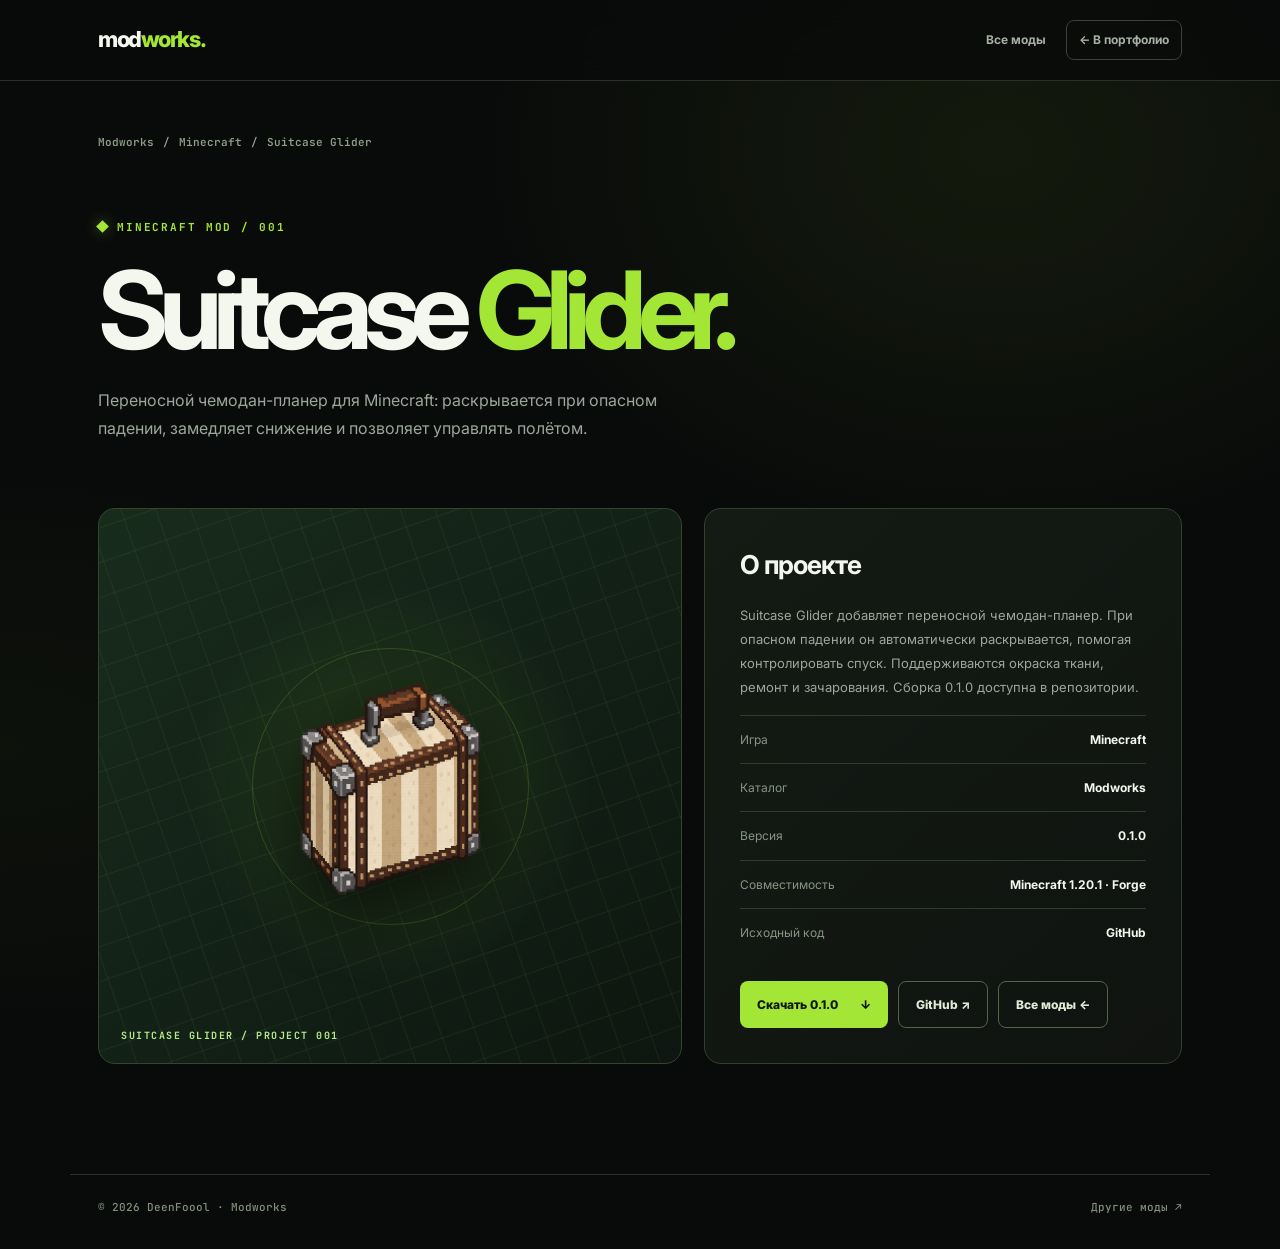
<file: mods/suitcase-glider/index.html>
<!doctype html>
<html lang="ru">
<head>
  <meta charset="utf-8">
  <meta name="viewport" content="width=device-width, initial-scale=1">
  <meta name="description" content="Suitcase Glider — модификация Minecraft в каталоге Modworks от DeenFoool.">
  <meta name="theme-color" content="#090b0a">
  <title>Suitcase Glider — Modworks · DeenFoool</title>
  <link rel="icon" href="../../favicon.svg" type="image/svg+xml">
  <link rel="preconnect" href="https://fonts.googleapis.com">
  <link rel="preconnect" href="https://fonts.gstatic.com" crossorigin>
  <link href="https://fonts.googleapis.com/css2?family=Inter:wght@400;500;600;700;800&family=JetBrains+Mono:wght@500;700&display=swap" rel="stylesheet">
  <link rel="stylesheet" href="../modworks.css?v=3">
</head>
<body>
<div class="page">
  <header class="site-head"><div class="shell">
    <a class="brand" href="../" aria-label="На главную Modworks">mod<span>works.</span></a>
    <nav class="head-links" aria-label="Навигация"><a href="../">Все моды</a><a class="back-link" href="../../">← В портфолио</a></nav>
  </div></header>
  <main class="shell">
    <nav class="crumb" aria-label="Хлебные крошки"><a href="../">Modworks</a><span> / </span><a href="../#game-minecraft">Minecraft</a><span> / </span><span>Suitcase Glider</span></nav>
    <section class="detail-hero">
      <div class="eyebrow"><span class="diamond" aria-hidden="true"></span> MINECRAFT MOD / 001</div>
      <h1>Suitcase <span>Glider.</span></h1>
      <p>Переносной чемодан-планер для Minecraft: раскрывается при опасном падении, замедляет снижение и позволяет управлять полётом.</p>
    </section>
    <section class="detail-grid" aria-label="Информация о модификации">
      <div class="mod-visual" role="img" aria-label="Логотип модификации Suitcase Glider">
        <img class="mod-logo" src="../assets/suitcase-glider-logo.png" alt="" decoding="async"><span class="visual-code">SUITCASE GLIDER / PROJECT 001</span>
      </div>
      <div class="detail-panel">
        <h2>О проекте</h2>
        <p>Suitcase Glider добавляет переносной чемодан-планер. При опасном падении он автоматически раскрывается, помогая контролировать спуск. Поддерживаются окраска ткани, ремонт и зачарования. Сборка 0.1.0 доступна в репозитории.</p>
        <dl>
          <div class="info-row"><dt>Игра</dt><dd>Minecraft</dd></div>
          <div class="info-row"><dt>Каталог</dt><dd>Modworks</dd></div>
          <div class="info-row"><dt>Версия</dt><dd>0.1.0</dd></div>
          <div class="info-row"><dt>Совместимость</dt><dd>Minecraft 1.20.1 · Forge</dd></div>
          <div class="info-row"><dt>Исходный код</dt><dd>GitHub</dd></div>
        </dl>
        <div class="detail-actions">
          <a class="button" href="https://github.com/Deenfoool/suit-case-glider/raw/refs/heads/main/suitcaseglider-0.1.0.jar">Скачать 0.1.0 <span aria-hidden="true">↓</span></a>
          <a class="button secondary" href="https://github.com/Deenfoool/suit-case-glider" target="_blank" rel="noopener noreferrer">GitHub ↗</a>
          <a class="button secondary" href="../">Все моды ←</a>
        </div>
      </div>
    </section>
  </main>
  <footer class="site-foot shell"><span>© 2026 DeenFoool · Modworks</span><a href="../">Другие моды ↗</a></footer>
</div>
</body>
</html>
</file>
<file: mods/modworks.css>
:root{color-scheme:dark;--bg:#090b0a;--panel:#101511;--line:#2c392b;--muted:#9ca69b;--lime:#a3e635;--white:#f4f7ee}
*{box-sizing:border-box}html{scroll-behavior:smooth}body{margin:0;color:var(--white);background:var(--bg);font-family:Inter,system-ui,sans-serif;line-height:1.6;overflow-x:hidden}a{color:inherit;text-decoration:none}button{font:inherit}::selection{background:var(--lime);color:#101410}
.page{min-height:100vh;background:radial-gradient(ellipse 45% 35% at 78% 12%,#a3e63512,transparent 90%),radial-gradient(ellipse 45% 25% at 0 60%,#a3e63508,transparent 90%)}
.shell{max-width:1140px;margin:auto;padding-left:28px;padding-right:28px}
.site-head{position:relative;z-index:2;border-bottom:1px solid #273128;background:#090b0ad9;backdrop-filter:blur(14px)}
.site-head .shell{display:flex;align-items:center;justify-content:space-between;min-height:80px;gap:15px}
.brand{font-weight:800;font-size:22px;letter-spacing:-.065em}.brand span{color:var(--lime)}
.head-links{display:flex;align-items:center;gap:20px}.head-links a{font-size:12px;font-weight:700;color:#a6b0a3}.head-links a:hover{color:var(--lime)}
.back-link{border:1px solid #394338;padding:9px 12px;border-radius:8px}
.eyebrow{display:inline-flex;align-items:center;gap:10px;color:var(--lime);font:700 11px "JetBrains Mono",monospace;letter-spacing:.17em;text-transform:uppercase}
.diamond{height:9px;width:9px;background:var(--lime);transform:rotate(45deg);box-shadow:0 0 14px #a3e63570}
.hero{padding-top:96px;padding-bottom:88px;position:relative}
.hero-title{font-size:clamp(60px,10vw,132px);line-height:.95;letter-spacing:-.095em;font-weight:800;margin:22px 0 28px}
.hero-title span{color:var(--lime)}
.hero-description{max-width:610px;color:var(--muted);font-size:17px;line-height:1.75;margin:0}
.hero-bottom{display:flex;align-items:center;justify-content:space-between;gap:25px;flex-wrap:wrap;margin-top:54px;border-top:1px solid var(--line);padding-top:19px;color:#80917f;font:600 10px "JetBrains Mono",monospace;letter-spacing:.08em}
.section-title{display:flex;justify-content:space-between;align-items:end;gap:20px;margin-bottom:26px}
.section-title h2{margin:0;font-size:35px;letter-spacing:-.06em;line-height:1.1}
.section-title small{font:600 11px "JetBrains Mono",monospace;color:#7e9279}
.catalog{padding-bottom:110px}
.mod-card{display:grid;grid-template-columns:.95fr 1.05fr;border:1px solid #34452f;border-radius:18px;overflow:hidden;background:linear-gradient(140deg,#111b13,#101410);box-shadow:0 25px 65px #0008;transition:transform .25s,border-color .25s}
.mod-card:hover{transform:translateY(-5px);border-color:var(--lime)}.mod-card:focus-visible,.button:focus-visible,.head-links a:focus-visible{outline:3px solid var(--lime);outline-offset:4px}
.mod-visual{min-height:345px;display:flex;align-items:center;justify-content:center;position:relative;overflow:hidden;background:radial-gradient(circle at 50% 50%,#a3e63524,transparent 50%),linear-gradient(135deg,#182c1c,#0d1610)}
.mod-visual:before{content:"";position:absolute;inset:-35%;background-image:linear-gradient(#b1ee6f11 1px,transparent 1px),linear-gradient(90deg,#b1ee6f11 1px,transparent 1px);background-size:33px 33px;transform:rotate(-19deg)}
.mod-visual:after{content:"";position:absolute;width:275px;height:275px;border:1px solid #a3e63530;border-radius:50%}
.mod-logo{display:block;position:relative;z-index:1;width:min(70%,260px);height:auto;object-fit:contain;filter:drop-shadow(0 20px 32px #000a);transition:transform .25s ease}.mod-card:hover .mod-logo{transform:scale(1.035)}
.visual-code{position:absolute;z-index:2;bottom:21px;left:22px;color:#b7e98c;letter-spacing:.15em;font:700 10px "JetBrains Mono",monospace}
.mod-copy{display:flex;flex-direction:column;align-items:flex-start;padding:44px 42px}
.meta{color:var(--lime);font:700 10px "JetBrains Mono",monospace;letter-spacing:.13em;text-transform:uppercase}
.mod-copy h3{font-size:clamp(31px,4vw,51px);letter-spacing:-.07em;line-height:1.05;margin:19px 0 20px}
.mod-copy p{color:var(--muted);font-size:14px;max-width:450px;margin:0 0 28px;line-height:1.85}
.tags{display:flex;gap:9px;flex-wrap:wrap;margin-top:auto;margin-bottom:24px}.tag{border:1px solid #3a4734;border-radius:100px;padding:7px 11px;font:600 10px "JetBrains Mono",monospace;color:#aebaa9}
.button{display:inline-flex;align-items:center;gap:22px;border-radius:8px;padding:13px 17px;background:var(--lime);color:#10150b;font-size:12px;font-weight:800;transition:background .2s,gap .2s}
.button:hover{background:#bef264;gap:29px}
.button.secondary{background:transparent;border:1px solid #526449;color:#dfebd7}.button.secondary:hover{background:#1a2519}
.more{margin-top:22px;border:1px dashed #2a3828;border-radius:14px;padding:29px;color:#879782;font-size:13px;text-align:center}
.crumb{padding-top:54px;display:flex;gap:9px;align-items:center;font:600 11px "JetBrains Mono",monospace;color:#8da087}.crumb a:hover{color:var(--lime)}
.detail-hero{padding-top:64px;padding-bottom:65px}.detail-hero h1{font-size:clamp(54px,9vw,108px);line-height:1;letter-spacing:-.085em;margin:17px 0 22px}
.detail-hero h1 span{color:var(--lime)}.detail-hero p{max-width:620px;font-size:16px;line-height:1.8;color:var(--muted);margin:0}
.detail-grid{display:grid;grid-template-columns:1.1fr .9fr;gap:22px;padding-bottom:110px}
.detail-grid .mod-visual{border:1px solid #34452f;border-radius:17px;min-height:390px}
.detail-panel{background:linear-gradient(140deg,#131b14,#101310);border:1px solid #30412e;border-radius:17px;padding:35px}
.detail-panel h2{font-size:26px;margin:0 0 17px;letter-spacing:-.04em}.detail-panel p{font-size:13px;line-height:1.85;color:var(--muted)}
.info-row{border-top:1px solid #2e3c2b;padding:14px 0;display:flex;gap:20px;justify-content:space-between;font-size:12px}
.info-row dt{color:#849681}.info-row dd{margin:0;font-weight:700;text-align:right}
.detail-actions{display:flex;gap:10px;flex-wrap:wrap;margin-top:25px}
.site-foot{border-top:1px solid #293329;padding-top:25px;padding-bottom:35px;display:flex;align-items:center;justify-content:space-between;gap:20px;flex-wrap:wrap;font:500 11px "JetBrains Mono",monospace;color:#81907d}.site-foot a:hover{color:var(--lime)}
@media(max-width:790px){.mod-card,.detail-grid{grid-template-columns:1fr}.mod-visual{min-height:280px}.detail-grid .mod-visual{min-height:330px}.hero{padding-top:70px;padding-bottom:55px}}
@media(max-width:550px){.shell{padding-left:18px;padding-right:18px}.site-head .shell{min-height:65px}.brand{font-size:20px}.head-links{gap:10px}.head-links a{font-size:10px}.head-links a:not(.back-link){display:none}.hero{padding-top:62px}.hero-title{font-size:62px}.hero-description{font-size:14px}.hero-bottom{margin-top:35px}.section-title h2{font-size:28px}.mod-copy{padding:28px 22px}.mod-copy h3{font-size:36px}.mod-visual{min-height:260px}.mod-logo{width:min(66%,220px)}.detail-hero{padding-top:47px}.detail-hero h1{font-size:56px}.detail-hero p{font-size:14px}.detail-panel{padding:24px}.catalog,.detail-grid{padding-bottom:70px}}
@media(prefers-reduced-motion:reduce){*{scroll-behavior:auto}.mod-card,.button{transition:none}}


/* Tabs are game categories: add another button + matching panel for a future game. */
.catalog-intro{max-width:650px;margin:-7px 0 30px;font-size:13px;line-height:1.8;color:#99a994}
.game-tabs{display:flex;gap:10px;align-items:center;flex-wrap:wrap;border-bottom:1px solid #2b3b2c;margin-bottom:33px;padding-bottom:14px}
.game-tab{appearance:none;cursor:pointer;display:inline-flex;align-items:center;gap:11px;min-height:49px;padding:11px 17px;border:1px solid #33442f;border-radius:10px;background:#101710;color:#a4b29f;font:700 13px Inter,system-ui,sans-serif;transition:border-color .2s,background .2s,color .2s,transform .2s}
.game-tab:hover{color:#e8f4e0;border-color:#829f6a;transform:translateY(-2px)}
.game-tab[aria-selected="true"]{color:#0c160a;background:var(--lime);border-color:var(--lime);box-shadow:0 5px 24px #a3e63522}
.game-tab:focus-visible,.game-panel:focus-visible{outline:3px solid var(--lime);outline-offset:3px}
.game-tab-icon{display:block;flex:0 0 auto;width:24px;height:27px;object-fit:contain}
.game-tab-count{display:inline-flex;align-items:center;justify-content:center;min-width:25px;height:23px;padding:0 5px;border-radius:5px;border:1px solid currentColor;font:700 10px "JetBrains Mono",monospace;opacity:.8}
.game-panel[hidden]{display:none!important}
.game-panel-heading{display:flex;align-items:baseline;gap:13px;flex-wrap:wrap;margin-bottom:22px}
.game-panel-heading h3{font-size:23px;letter-spacing:-.045em;margin:0}
.game-panel-heading p{font-size:12px;color:#7f947d;margin:0 0 0 auto}
@media(max-width:550px){.game-tabs{gap:7px}.game-tab{padding:10px 14px;min-height:44px}.catalog-intro{font-size:12px}.game-panel-heading p{margin-left:0;width:100%}}
@media(prefers-reduced-motion:reduce){.game-tab{transition:none}}
</file>
